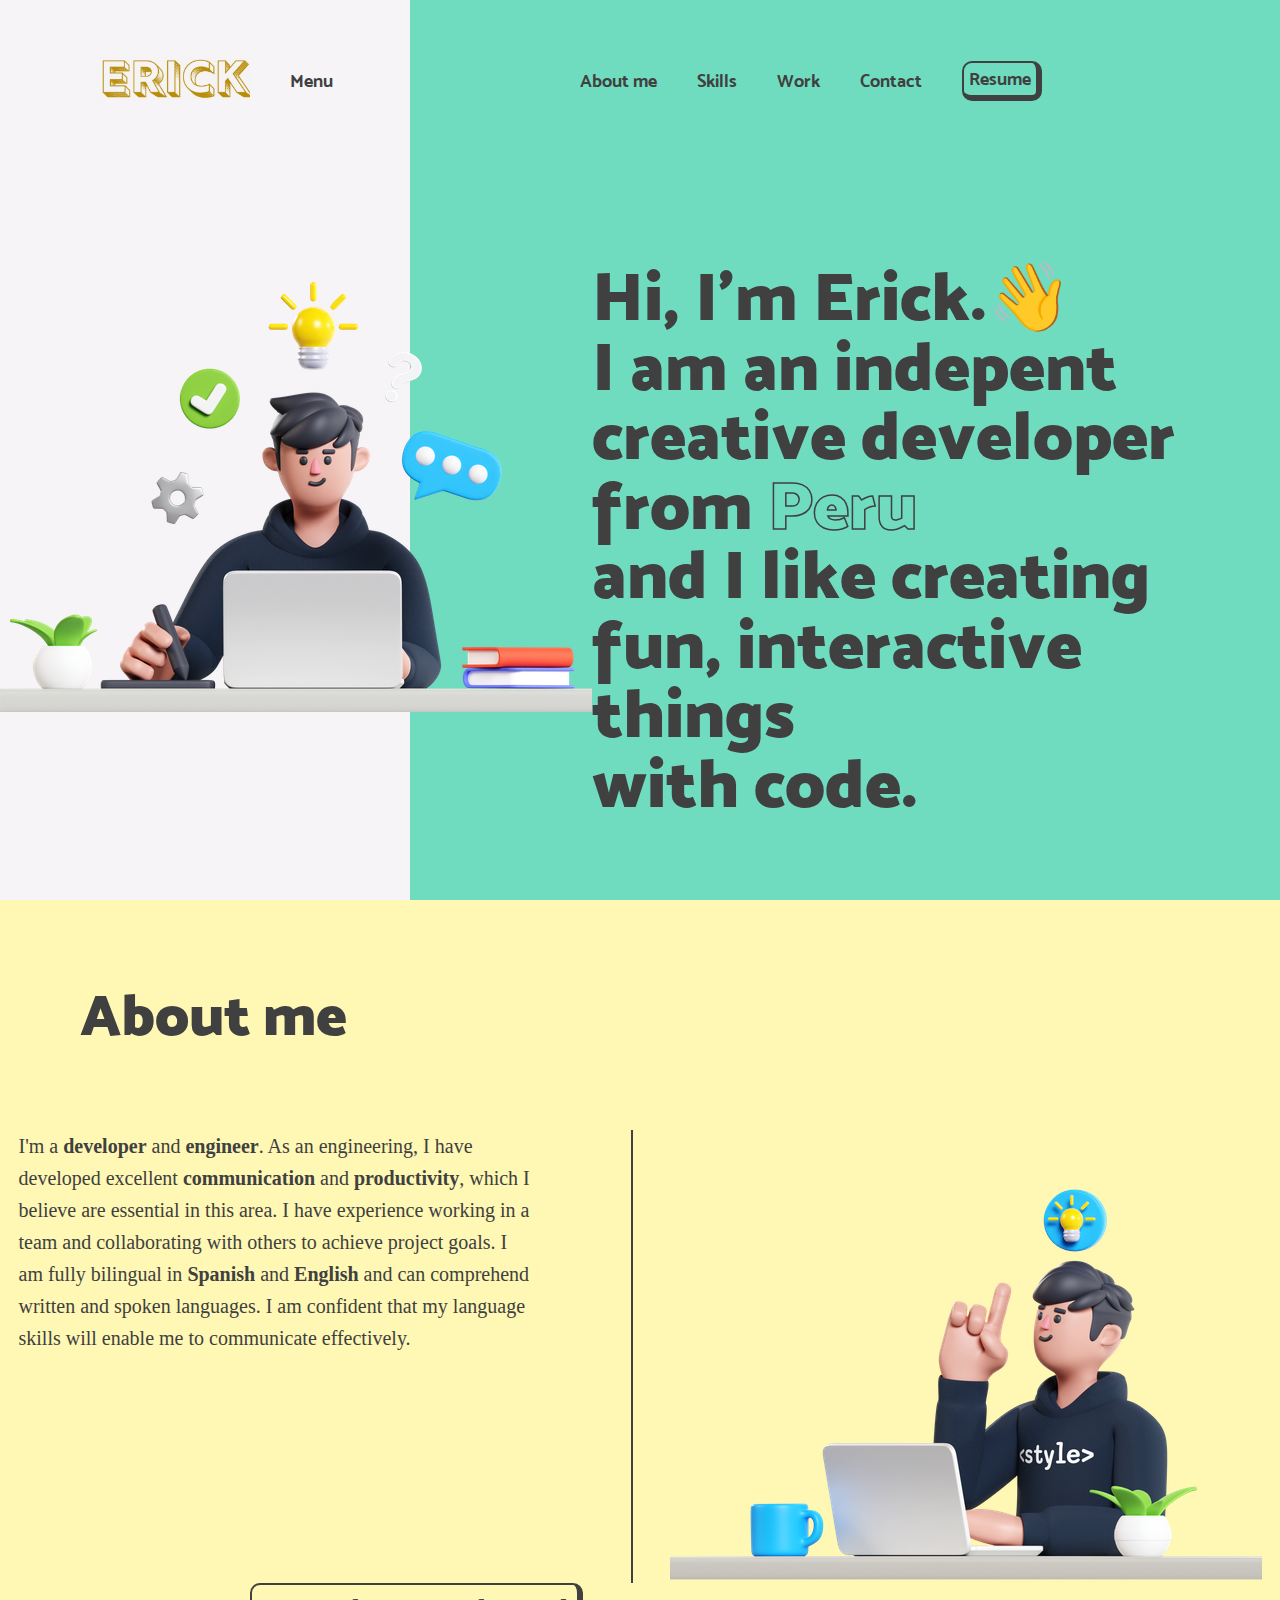
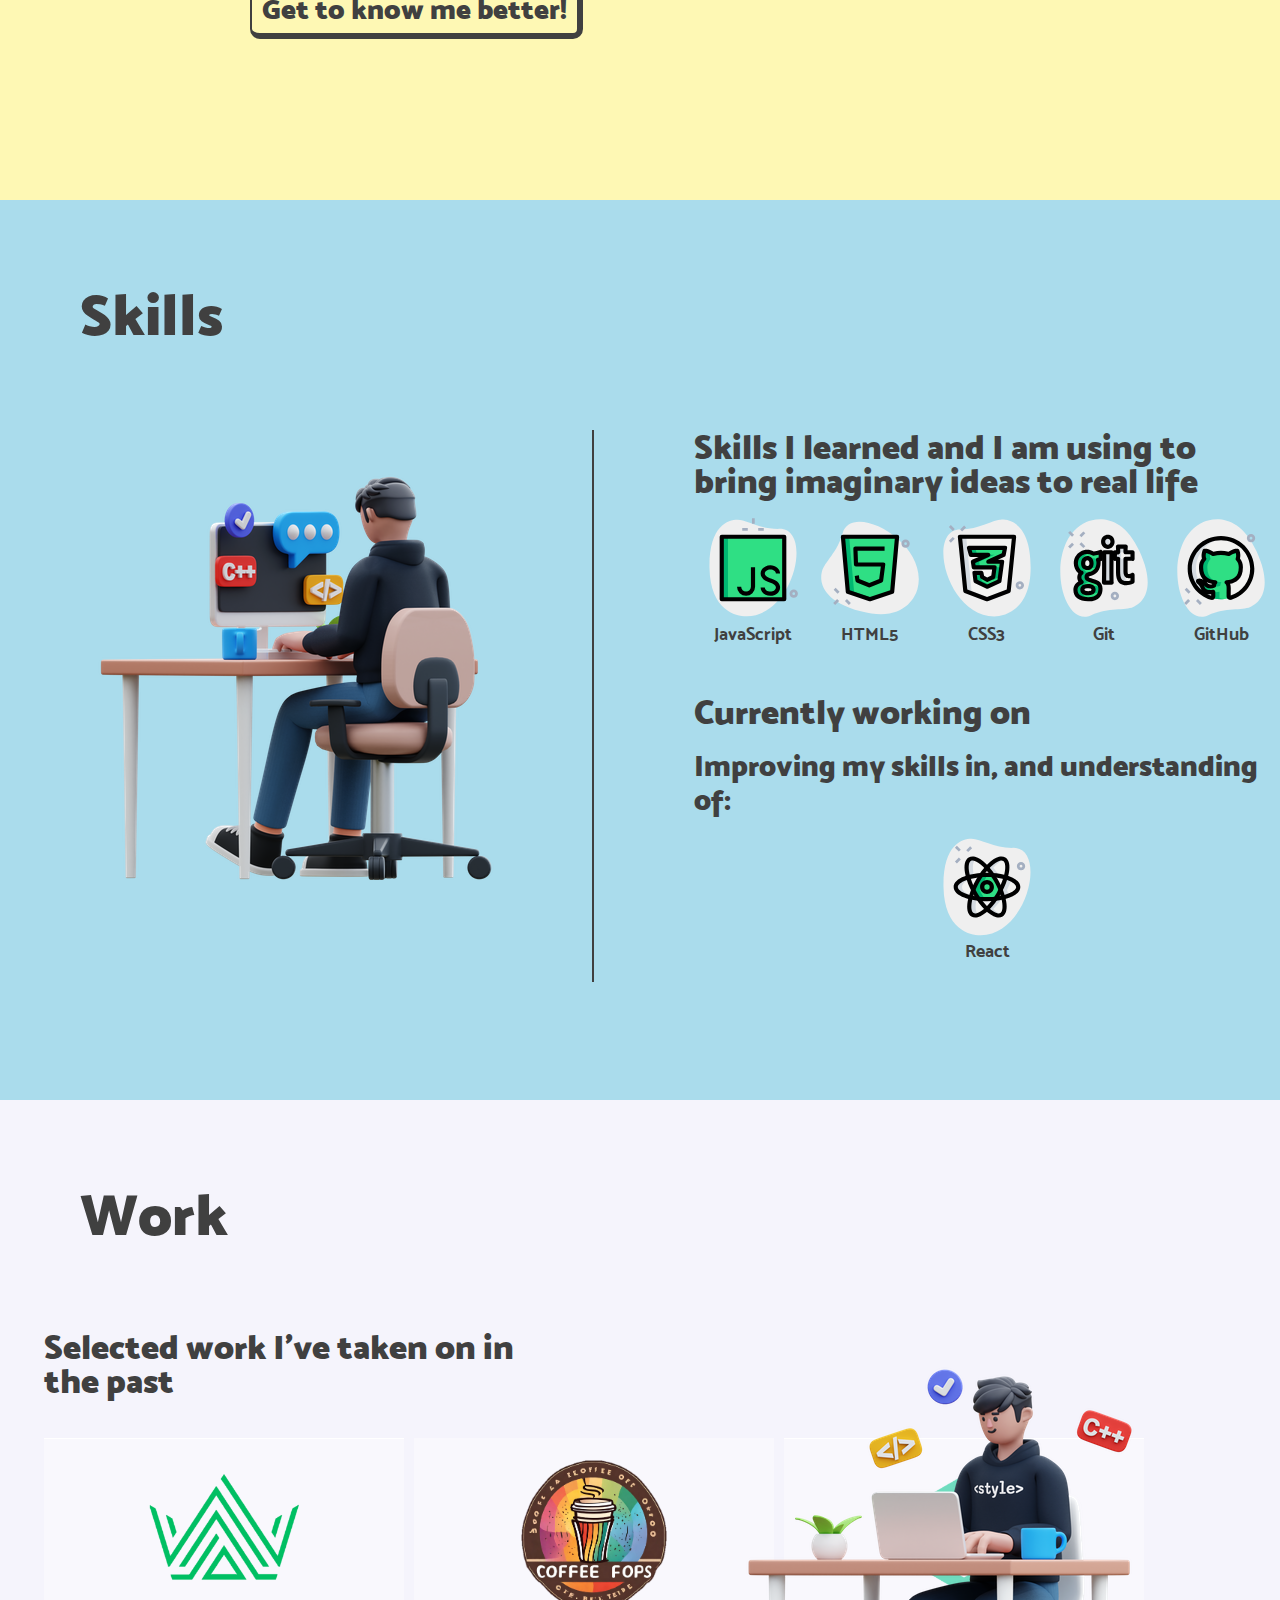
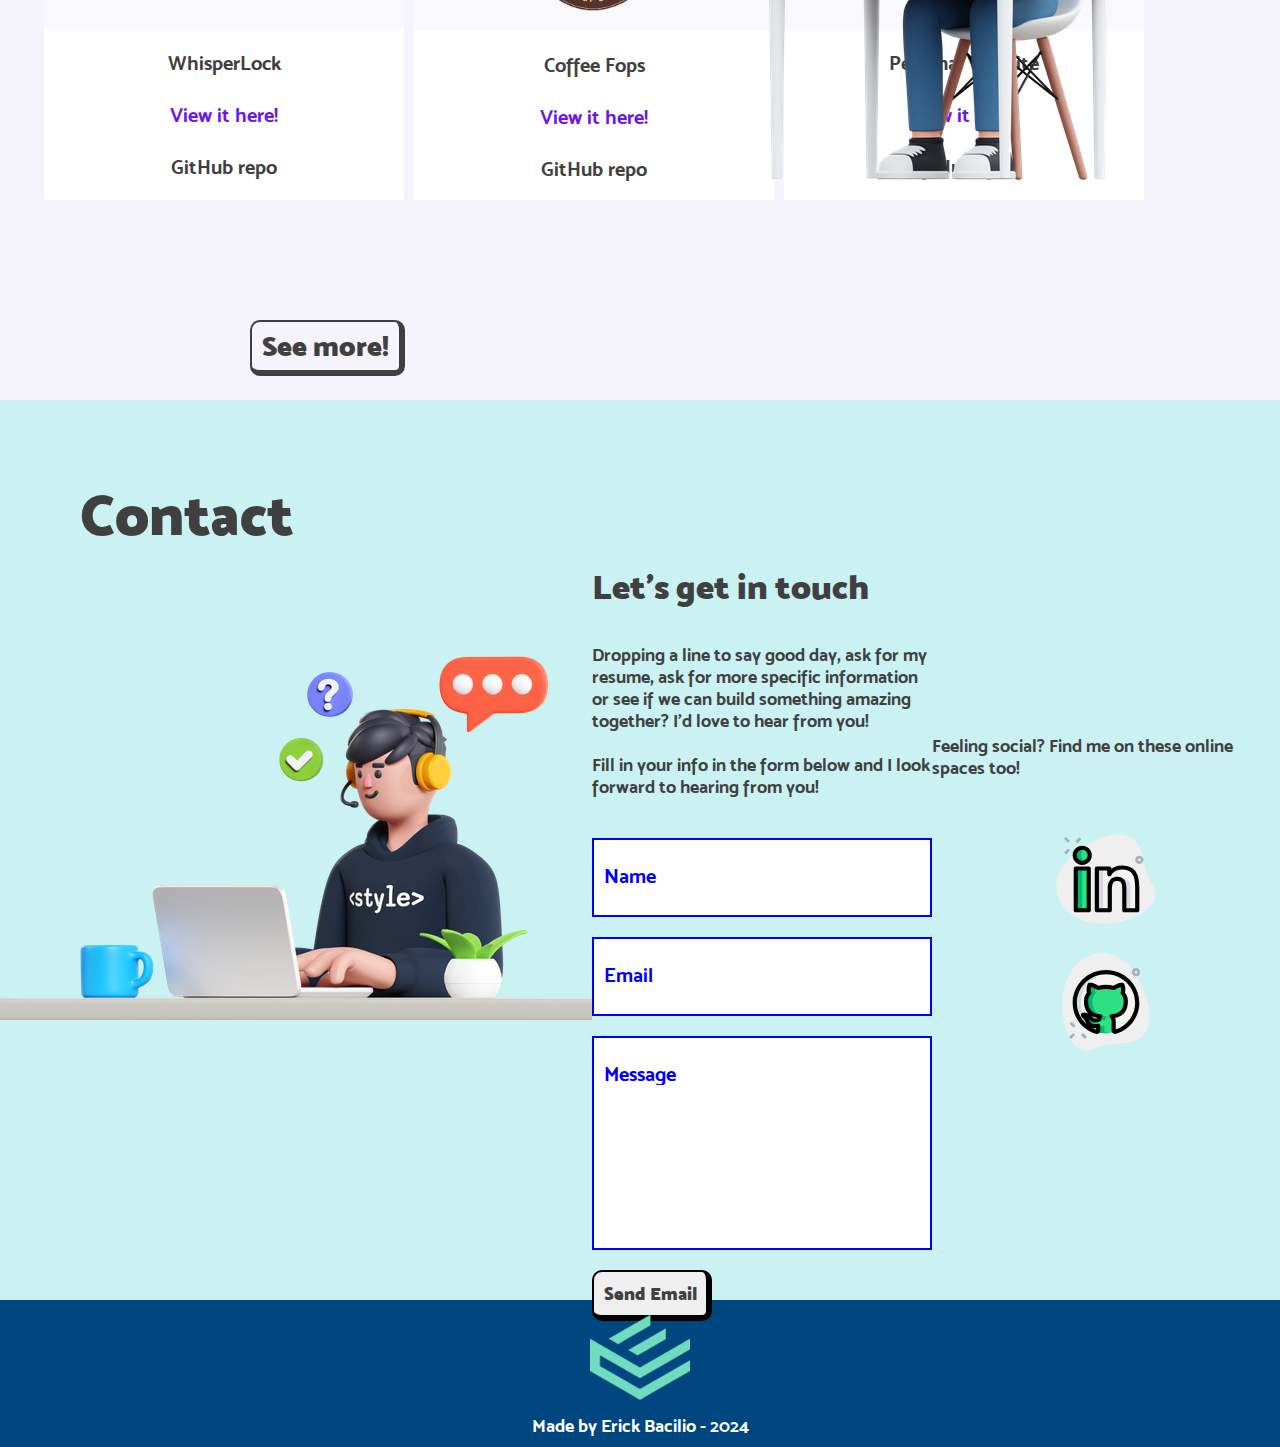
<file: index.html>
<!DOCTYPE html>
<html class="js" lang="en">
    <head>
        <meta charset="UTF-8">
        <meta name="viewport" content="width=device-width, initial-scale=1.0">
        <title>Erick Bacilio - Indepent creative developer</title>
        <link rel="stylesheet" type="text/css" href="reset.css">
        <link rel="stylesheet" type="text/css" href="style.css">
        <link rel="stylesheet" type="text/css" href="flexbox.css">
        <link rel="shortcut icon" href="Images/logo2.png">
        <script src="main.js" defer></script>
        <script>
            document.addEventListener("DOMContentLoaded", function(event) { 
             var scrollpos = localStorage.getItem('scrollpos');
             if (scrollpos) window.scrollTo(0, scrollpos);
            });

            window.onbeforeunload = function(e) {
             localStorage.setItem('scrollpos', window.scrollY);
            };
        </script>
    </head>
    <body>
        <header class="headerbg">
            <div class="header" id="header">
                <div class="logo-menu">
                    <h1><img id="logo" src="Images/Erick2.0.gif" alt="Erick logo"></h1>
                    <a class="button">Menu</a> 
                </div>
                
                <nav class="nav-header-list">
                    <ul class="header-list">
                        <li><a class="navlist" href="#aboutme">About me</a></li>
                        <li><a class="navlist" href="#skills">Skills</a></li>
                        <li><a class="navlist" href="#work">Work</a></li>
                        <li><a class="navlist" href="#contact">Contact</a></li>
                        <li><a class="resume" href="Resume.pdf" target="_blank" rel="noopener noreferrer">Resume</a></li>
                    </ul>
                </nav>
            </div>

            <div class="menu">
                <ul class="menu-list">
                    <li class="menu-item">
                        <a class="ctm" href="home.html">Home</a>
                        <span class="span">Back to the home page.</span>
                    </li>
                    <li class="menu-item">
                        <a class="ctm" href="contact.html">Work</a>
                        <span class="span">Projects I've done.</span>
                    </li>
                    <li class="menu-item">
                        <a class="ctm" href="contact.html">About me</a>
                        <span class="span">A little about me and my background.</span>
                    </li>
                    <li class="menu-item">
                        <a class="ctm" href="contact.html">Blog</a>
                        <span class="span">My latest writings.</span>
                    </li>
                </ul>
                 <img class="img6" src="Images/presentation.png">
            </div>

            <div class="img-presentation">
                <div class="container-img1">
                    <img class="img1" src="Images/presentation.png">
                </div>

                <section class="presentation">
                    <h1>Hi, I'm Erick.👋<br>I am an indepent<br>creative developer<br>from <a><span>P</span>er<span>u</span></a><br>and I like creating<br>fun, interactive things<br>with code.</h1>
                </section>

            </div>
        </header> 

        <main>
            <section id="aboutme" class="aboutme">
                <h2>About me</h2>
                <div class="img-aboutme">
                    <p>I'm a <b>developer</b> and <b>engineer</b>. As an engineering, I have developed excellent <b>communication</b> and <b>productivity</b>, which I believe are essential in this area. I have experience working in a team and collaborating with others to achieve project goals. I am fully bilingual in <b>Spanish</b> and <b>English</b> and can comprehend written and spoken languages. I am confident that my language skills will enable me to communicate effectively.</p>
                    <div class="container-img2">
                        <img class="img2" src="Images/aboutme.png">
                    </div>
                </div>
                <a href="">Get to know me better!</a>
                <!-- aqui href se va a cambiar -->
            </section>
            <section id="skills" class="skills">
                <h2>Skills</h2>
                <section class="img-skill">
                    <div class="container-img3">
                        <img class="img3" src="Images/skills.png">
                    </div>
                    <section class="skill-container">
                        <section class="titulo-skill">
                            <h3>Skills I learned and I am using to bring imaginary ideas to real life</h3>
                            <ul class="skill-list">
                                <li class="skill-item">
                                    <img class="js" src="Images/javascript.svg">
                                    <h4>JavaScript</h4>
                                </li>
                                <li class="skill-item">
                                    <img class="html" src="Images/html.svg">
                                    <h4>HTML5</h4>
                                </li>
                                <li class="skill-item">
                                    <img class="css" src="Images/css-alt.svg">
                                    <h4>CSS3</h4>
                                </li>
                                <li class="skill-item">
                                    <img class="git" src="Images/git.svg">
                                    <h4>Git</h4>
                                </li>
                                <li class="skill-item">
                                    <img class="github" src="Images/github.svg">
                                    <h4>GitHub</h4>
                                </li>
                            </ul>
                        </section>
                        <section class="titulo-skill2">
                            <h3>Currently working on <br></h3>
                            <h4>Improving my skills in, and understanding of:</h4>
                            <ul class="skill-list2">
                                <li class="skill-item2">
                                    <img class="react" src="Images/react.svg">
                                    <h4>React</h4>
                                </li>
                            </ul>
                        </section> 
                    </section>
                </section>
            </section>
            <section id="work" class="work"> 
                <h2>Work</h2>
                <section class="img-work">
                    <section class="titulo-work">
                        <h3>Selected work I've taken on in the past</h3>
                        <ul class="work-list">
                            <li class="work-item">
                                <a class="work-link" href="https://kcire31.github.io/WhisperLock_Encryptor/" target="_blank" rel="noopener noreferrer">
                                    <img class="whisperlock" src="Images/icon2.svg">
                                    <h4>WhisperLock</h4>
                                    <span class="link">View it here!</span>
                                </a>
                                <a class="link2" href="https://github.com/kcire31/WhisperLock_Encryptor.git" target="_blank" rel="noopener noreferrer">GitHub repo</a>
                            </li>
                            <li class="work-item">
                                <a class="work-link" href="https://kcire31.github.io/CoffeFops/" target="_blank" rel="noopener noreferrer">
                                    <img class="" src="Images/logo2.0.png">
                                    <h4>Coffee Fops</h4>
                                    <span class="link">View it here!</span>
                                </a>
                                <a class="link2" href="https://github.com/kcire31/CoffeFops.git" target="_blank" rel="noopener noreferrer">GitHub repo</a>
                            </li>
                            <li class="work-item">
                                <a class="work-link" href="https://kcire31.github.io/Erick_Bacilio/" target="_blank" rel="noopener noreferrer">
                                    <img class="" src="Images/logo2.png">
                                    <h4>Personal Website</h4>
                                    <span class="link">View it here!</span>
                                </a>
                                <a class="link2" href="https://github.com/kcire31/Erick-Bacilio---Portfolio.git" target="_blank" rel="noopener noreferrer">GitHub repo</a>
                            </li>
                            <!-- <li class="work-item">
                                <img class="" src="Images/icon2.svg">
                                <h4>app name1</h4>
                                <a class="link" href="">view it Here (link)</a>
                                <a href="">GitHub repo</a>
                            </li> -->
                        </ul>
                    </section>
                    <div class="container-img4">
                        <img class="img4" src="Images/work.png">
                    </div>
                </section>
                <a class="see" href="">See more!</a>
                <!-- aqui href se va a cambiar -->
            </section>
            <section id="contact" class="contact">
                <h2>Contact</h2>
                <section class="img-contact">
                    <div class="container-img5">
                        <img class="img5" src="Images/contact.png">
                    </div>
                    <section class="titulo-contact">
                        <h3>Let's get in touch</h3>
                        <p>Dropping a line to say good day, ask for my resume, ask for more specific information or see if we can build something amazing together? I'd love to hear from you!<br><br>Fill in your info in the form below and I look forward to hearing from you!</p>
                        <form class="form">
                            <div class="full-input">
                                <label for="first_name">
                                    Name
                                    <input type="text" id="first_name" class="main_input" required placeholder="Daniel Martinez">
                                </label>
                            </div>
                            
                            <div class="full-input">
                                <label for="email">
                                    Email
                                    <input type="email" id="email" class="main_input" required placeholder="e_invented@dom.com">
                                </label>
                            </div>
                            
                            <div class="full-input2">
                                <label for="message">
                                    Message
                                    <textarea cols="70" rows="10" id="message" class="textarea" required placeholder="Dear Erick, I'm a big fan of coding as well."></textarea>
                                </label>
                            </div>
        
                            <input type="submit" value="Send Email" class="submit">
                        </form>
                    </section>
                    <section class="socials">
                        <h3>Feeling social? Find me on these online spaces too!</h3>
                        <ul class="social-list">
                            <li class="social-item">
                                <a href="https://www.linkedin.com/in/erickbacilio" target="_blank" rel="noopener noreferrer"><img class="in" src="Images/linkedin.svg"></a>
                            </li>
                            <li class="social-item">
                                <a href="https://github.com/kcire31" target="_blank" rel="noopener noreferrer"><img class="github" src="Images/github.svg"></a>
                            </li>
                        </ul>
                    </section>
                </section>
            </section>
        </main>
        <footer>
            <a href="#header">
                <img class="logo-footer" src="Images/logo2.png">
            </a>
            <p class="Copyright">Made by Erick Bacilio - 2024</p>
        </footer>
    </body>
</html>
</file>
<file: style.css>
/* FONTS */
@font-face {
    font-family: 'Mosk Ultra-Bold 900';
    src: 
    url(Fonts/MoskBold/MoskUltra-Bold900.woff2) format("woff2"),
    url(Fonts/MoskBold/MoskUltra-Bold900.woff) format("woff")
    url(Fonts/MoskBold/MoskUltra-Bold900.ttf) format("truetype");
    font-display: swap;   
}

@font-face {
    font-family: 'Mosk Bold 700';
    src: 
    url(Fonts/MoskBold/MoskBold700.woff2) format("woff2"),
    url(Fonts/MoskBold/MoskBold700.woff) format("woff")
    url(Fonts/MoskBold/MoskBold700.ttf) format("truetype");
    font-display: swap;   
}

html{
    scroll-behavior: smooth;
}

.js.open{
    overflow: hidden;
    ::-webkit-scrollbar-thumb{
        background-color: transparent;
    } 
}

::selection{
    background: rgb(107, 23, 230);
    color: white;
}

::-webkit-scrollbar{
    width: 11px;
}

::-webkit-scrollbar-track{
    background: rgba(128, 128, 128, 0.199);
}

::-webkit-scrollbar-thumb{
    background-color: #6fdcbf;
    border-radius: 6px;
}

/* MENU  */
.headerbg{
    background: linear-gradient(to right,
    #f6f4f6 0%,
    rgba(246, 244, 246) 32%,
    #6fdcbf 32%,
    hsl(164, 61%, 65%) 100%);
    height: 100vh;
}

        /*MENU 2.0*/
.headerbg.open{
    position: fixed;
    width: 99.4vw;
    background: #f6f4f6;
    z-index: 8;
    .menu{
        z-index: 4;
        position: relative;
        margin-bottom: 5000px;
    }

    .menu-item a{
        animation: mover 2s 1;
        animation-fill-mode: forwards;
    } 

    .img6{
        animation: mover 1.3s 1;
        animation-fill-mode: forwards;
        animation-direction: reverse;
    }
}

.menu{
    position: absolute;
    top: 10%;
    left: 5%;
    width: 85%;
    z-index: -1; 
}

.img6{
    width: 592px;
    height: 450px;
}

.menu-item{
    margin-top: 70px;
}

@keyframes mover{
    from{
        transform: translateX(-100px);
    }
    to{
        transform: translateX(20px);
    }
}

.menu-item a{
    font-family: "Mosk Ultra-Bold 900";
    font-size: 68px;
    font-weight: 700;
    line-height: 69.5px;
    color: rgb(64, 64, 64);
    text-decoration: none;
    width: 550px;
}

.menu-item a:hover{
    text-decoration: dashed underline;
    text-underline-offset: 10px;
    color: rgb(107, 23, 230);
}

.menu-item:hover span{
    color: rgb(107, 23, 230);
}

.menu-item span{
    font-family: "Mosk Bold 700";
    font-size: 17.725px;
    line-height: 22px;
    color: rgb(64, 64, 64);
}

        /* END MENU 2.0*/

.header{
    margin: 0px 200px 50px 100px;
    font-family: "Mosk Bold 700";
    font-size: 17.725px;
    line-height: 22px;
    color: rgb(64, 64, 64);
}

.img-presentation{
    position: relative;
}

.logo-menu, .header-list{
    margin-top: 50px;
    width: 500px;
}

.header-list.open{
    display: none;
}

.resume{
    display: inline-block;
    font-family: "Mosk Bold 700";
    font-size: 17.725px;
    color: rgb(64, 64, 64);
    text-decoration: none; 
    border-style: solid;
    border-width: 2px 6px 6px 2px;
    border-radius: 10px;
    padding: 5px;
    transition: transform .2s cubic-bezier(.34,1.56,.64,1);   
}

.resume:hover{
    border-width: 2px 2px 2px 2px;
    transform: translate(4px, 4px);
}

.logo-menu a, .navlist{
    display: inline-block;
    color:rgb(64, 64, 64);
    text-decoration: none;
    transition: all cubic-bezier(0.1, 0, 0, 1) 1.5s;
    cursor: pointer;
}

.button{
    padding: 20px 20px 20px 0px;
}


.logo-menu a:hover, .navlist:hover{
    text-decoration: dashed underline;
    text-underline-offset: 10px;
    color: rgb(107, 23, 230);
    transform: translateY(-8px);
}

#logo{
    width: 150px;
}


/* PRESENTATION */
.img1{
    position: relative;
    top: 100px;
    /* height: fit-content; */
}

.presentation{
    font-family: "Mosk Ultra-Bold 900";
    font-size: 68px;
    font-weight: 700;
    line-height: 69.5px;
    color: rgb(64, 64, 64);
}

.presentation h1{
    position: relative;
    top: 100px;
}

.presentation a{
    -webkit-text-fill-color: transparent;
    -webkit-text-stroke-color: rgb(64, 64, 64);
    -webkit-text-stroke-width: 1.5px;
}

.presentation a:hover span{ 
    -webkit-text-fill-color: red;
    -webkit-text-stroke-color: rgb(64, 64, 64);
    -webkit-text-stroke-width: 1.5px;
}

.presentation a:hover{ 
    -webkit-text-fill-color: white;
    -webkit-text-stroke-color: rgb(64, 64, 64);
    -webkit-text-stroke-width: 1.5px;
}

.presentation h1 a::selection{
    background: rgb(107, 23, 230);
    -webkit-text-stroke-color: #6fdcbf;
    -webkit-text-stroke-width: 1.5px;
}


/* ABOUT ME */
.aboutme{
    height: 100vh;
    background-color: rgb(254, 248, 180);   
}

.aboutme h2{
    font-family: "Mosk Ultra-Bold 900";
    font-size: 58px;
    font-weight: 700;
    line-height: 69.5px;
    color: rgb(64, 64, 64);
    padding: 80px;    
}

.img-aboutme p{
    font-family: "Segoe UI";
    color: rgb(64, 64, 64);
    font-size: 20px;
    line-height: 32px;
    width: 40%;
    border-style: solid;
    border-right-width: 2px;
    border-color: rgb(64, 64, 64);
    padding-right: 100px;
}
/* 
.img2{
    height: fit-content;
} */

.aboutme a{
    display: inline-block;
    font-family: "Mosk Ultra-Bold 900";
    font-size: 28px;
    font-weight: 700;
    color: rgb(64, 64, 64);
    text-decoration: none; 
    border-style: solid;
    border-width: 2px 6px 6px 2px;
    border-radius: 10px;
    position: relative;
    left: 250px;
    padding: 10px;
    transition: transform .2s cubic-bezier(.34,1.56,.64,1);
}

.aboutme a:hover{
    border-width: 2px 2px 2px 2px;
    transform: translate(4px, 4px);
}

/* SKILLS */
.skills{
    height: 100vh;
    background-color: #aadcec;   
}

/* .img3{
    height: fit-content;
    width: 592px;
} */

.skills h2{
    font-family: "Mosk Ultra-Bold 900";
    font-size: 58px;
    font-weight: 700;
    line-height: 69.5px;
    color: rgb(64, 64, 64);
    padding: 80px; 
}

.skill-container{
    border-style: solid;
    border-left-width: 2px;
    border-color: rgb(64, 64, 64);
    padding-left: 100px;
}

.titulo-skill{
    font-family: "Mosk Ultra-Bold 900";
    font-size: 34px; 
    font-weight: 700;
    line-height: 34px;
    color: rgb(64, 64, 64);
    margin: 0px 0px 50px 0px;
}

.titulo-skill2 h3{
    font-family: "Mosk Ultra-Bold 900";
    font-size: 34px; 
    font-weight: 700;
    line-height: 34px;
    color: rgb(64, 64, 64);
}

.titulo-skill2 h4{
    font-family: "Mosk Ultra-Bold 900";
    font-size: 29px; 
    font-weight: 700;
    line-height: 34px;
    color: rgb(64, 64, 64);
}

.titulo-skill h3, .titulo-skill2 h3, .titulo-skill2 h4{
    margin: 0px 0px 20px 0px;
}


.skill-list img, .skill-list2 img{
    width: 100px;
}

.skill-item h4, .skill-item2 h4{
    font-family: "Mosk Bold 700";
    font-size: 17.725px;
    line-height: 22px;
    color: rgb(64, 64, 64);   
}


/* WORK */
.work{
    height: 100vh;
    background-color: #f5f4fc;   
}

.work h2{
    font-family: "Mosk Ultra-Bold 900";
    font-size: 58px;
    font-weight: 700;
    line-height: 69.5px;
    color: rgb(64, 64, 64);
    padding: 80px; 
}

.titulo-work{
    width: 40%;
}

/* .img4{
    width: 592px;
    height: fit-content;
} */

.titulo-work h3{
    font-family: "Mosk Ultra-Bold 900";
    font-size: 34px; 
    font-weight: 700;
    line-height: 34px;
    color: rgb(64, 64, 64);
    margin-bottom: 40px;
}

.work-list img{
    width: 150px;
    padding: 20px 105px 20px 105px;
    background-color: rgba(245, 244, 252, 0.62);
}

.work-link{
    text-decoration: none;
}

.work-item h4, .work-item .link, .work-item .link2{
    padding: 20px;
    font-family: "Mosk Bold 700";
    font-size: 20px;
    line-height: 22px;
    color: rgb(64, 64, 64); 
    text-decoration: none;
    cursor: pointer;
}

.work-item .link{
    padding-top: 10px;
    padding-bottom: 10px;
    font-family: "Mosk Bold 700";
    font-size: 20px;
    line-height: 22px;
    color: rgb(107, 23, 230);   
}

.link2:hover{
    color: rgb(107, 23, 230);  
    text-decoration: dashed underline;
    text-underline-offset: 10px;
}

.work-item{
    width: 360px;
    background-color: rgb(255, 255, 255);
    margin-bottom: 20px;
    transition: 0.6s cubic-bezier(0.23, 1, 0.32, 1);
}

.work-item:hover{
    transform: translateY(-8px);
    box-shadow: 15px 8px 6px -6px rgba(235, 234, 242, 0.58);
}

.work .see{
    display: inline-block;
    font-family: "Mosk Ultra-Bold 900";
    font-size: 28px;
    font-weight: 700;
    color: rgb(64, 64, 64);
    text-decoration: none; 
    border-style: solid;
    border-width: 2px 6px 6px 2px;
    border-radius: 10px;
    position: relative;
    left: 250px;
    top: 100px;
    padding: 10px;
    transition: transform .2s cubic-bezier(.34,1.56,.64,1);
}

.work .see:hover{
    border-width: 2px 2px 2px 2px;
    transform: translate(4px, 4px);
}


/* CONTACT */  
.contact{
    height: 100vh;
    background-color: #caf2f3;   
}

.contact h2{
    font-family: "Mosk Ultra-Bold 900";
    font-size: 58px;
    font-weight: 700;
    line-height: 69.5px;
    color: rgb(64, 64, 64);
    padding: 80px 80px 20px 80px; 
}

/* .img5{
    height: fit-content;
} */

.titulo-contact{
    width: 30%;
}

.titulo-contact h3{
    font-family: "Mosk Ultra-Bold 900";
    font-size: 34px; 
    font-weight: 700;
    line-height: 34px;
    color: rgb(64, 64, 64);
    margin-bottom: 40px;
}   

.titulo-contact p{
    font-family: "Mosk Bold 700";
    font-size: 17.725px;
    line-height: 22px;
    color: rgb(64, 64, 64); 
    margin-bottom: 40px;
}

.full-input{
    display: inline-block;
    padding: 0px 10px 0px 10px; 
    border: 2px solid blue;
    background-color: white;
    margin-bottom: 20px;
    font-family: "Mosk Bold 700";
    font-size: 17.725px;
    line-height: 22px;
    color: rgb(64, 64, 64);
    cursor: text;
    height: 75px;
}

.full-input:focus-within{
    border: 2px solid #6fdcbf;
}

.form label:focus-within{
    color: green;
    padding-top: 0px;
    font-size: 16px;
    ::placeholder{
        color: rgba(64, 64, 64, 0.5);
    }
}

.main_input{
    position: relative;
    width: 100%;
    outline: none;
    border: none;
    display: inline-block;
    line-height: 1.2em;
    font-size: 20px;
    font-family: "Mosk Bold 700";
    padding-bottom: 26px;     
    background-color: transparent;
}

input:-webkit-autofill,
input:-webkit-autofill:hover, 
input:-webkit-autofill:focus,
textarea:-webkit-autofill,
textarea:-webkit-autofill:hover,
textarea:-webkit-autofill:focus,
select:-webkit-autofill,
select:-webkit-autofill:hover,
select:-webkit-autofill:focus {
    
  border: 1px solid transparent;
  -webkit-text-fill-color: rgb(64, 64, 64);
  -webkit-box-shadow: 0 0 0px 1000px transparent inset;
  transition: background-color 5000s ease-in-out 0s;
}

::placeholder{
    color: transparent;
}

.form label{
    padding-top: 25px; 
    width: 100%;
    display: inline-block;
    color: blue;
    font-family: "Mosk Bold 700";
    cursor: text;
    user-select: none;
    font-size: 20px;
    position: relative;
    transition: .2s cubic-bezier(.34,1.56,.64,1);
}

.full-input2{
    display: inline-block;
    padding: 0px 10px 0px 10px;
    border: 2px solid blue;
    background-color: white;
    margin-bottom: 20px;
    font-family: "Mosk Bold 700";
    font-size: 17.725px;
    line-height: 22px;
    color: rgb(64, 64, 64);
    cursor: text;
    height: 210px;
}

.full-input2:focus-within{
    border: 2px solid #6fdcbf;
}

.textarea{
    resize: none;
    outline: none;
    border: none;
    display: inline-block;
    font-size: 20px;
    width: 100%;
    height: 150px;
    font-family: "Mosk Bold 700";
}

.submit{
    width: 120px;
    font-family: "Mosk Ultra-Bold 900";
    font-size: 18px;
    font-weight: 700;
    color: rgb(64, 64, 64);
    text-decoration: none; 
    border-style: solid;
    border-width: 2px 6px 6px 2px;
    border-radius: 10px;
    padding: 10px;
    cursor: pointer;
    transition: transform .2s cubic-bezier(.34,1.56,.64,1);
}

.submit:hover{
    border-width: 2px 2px 2px 2px;
    transform: translate(4px, 4px);
}

.socials h3{
    margin-top: 165px;
    font-family: "Mosk Bold 700";
    font-size: 17.725px;
    line-height: 22px;
    color: rgb(64, 64, 64); 
    margin-bottom: 40px;
}

.social-item{
    transition: all cubic-bezier(0.1, 0, 0, 1) .5s; 
}

.social-item img{
    width: 100px;
    margin: 10px;
}

.social-item:hover{
    transform: translateY(-8px);
}


/* FOOTER */ 
footer{
    background-color: rgb(0, 70, 128);
    text-align: center;
    color: white;
    font-family: "Mosk Bold 700";
    font-size: 17.725px;
    line-height: 22px;
    padding: 10px 0px 10px 0px;
}

.logo-footer{
    width: 100px;
    transition: 0.5s;
}

.logo-footer:hover{
    transform: scale(1.2);
}

.Copyright{
    cursor:default ;
}

.Copyright:hover{
    color: gold;
}

.aboutme:hover h2,
.skills:hover h2,
.work:hover h2,
.contact:hover h2{
    color: rgb(107, 23, 230);  
    text-decoration: dashed underline;
    text-underline-offset: 10px;
    transform: translateY(-8px);
    transition: transform .3s cubic-bezier(.34,1.56,.64,1);
}

@media screen and (max-width:1030px){

    /* MENU */
    header{
        height: auto;
        padding-bottom: calc(7.5rem + (10 - 7.5) * ((100vw - 20rem)/ (100 - 20)));
    }

    .headerbg{
        background: #f6f4f6;
    }

    .header{
        margin: 0px 0px 50px 0px;
    }

    .logo-menu{
        margin-top: 0px;
        height: 50px;
        width: auto;
        padding-top: 20px;
    }

    .header-list{
        margin-top: 0px;
        height: 50px;
        padding-top: 17px;
    }

    .nav-header-list{
        /* padding-left: 10px; */
        position: fixed;
        z-index: 5;
        bottom: 0px;
        background: #f6f4f6;
        border-top: solid 2px #404040;
        width: 100%; /*100% poner */
    }
    
    /* MENU 2.0*/
    .headerbg.open{
        height: auto;
        padding-bottom: calc(7.5rem + (10 - 7.5) * ((100vw - 20rem)/ (100 - 20)));
    }

    .img6{
        display: none;
    }

    .menu-item{
        margin-top: 40px;
        text-align: center;
    }

    .menu-item a{
        width: auto;
        font-size: 50px;
        line-height: 52px;
    }

    .menu-item span{
        padding-left: 35px;
    }

    /* .menu{

    } */

    /* PRESENTATION */
    .img1{
        position: initial;
        width: 70%;
    }

    .presentation{
        font-size: 40px;
        line-height: 47px;
    }

    .presentation a span{ 
        -webkit-text-fill-color: red;
    }

    .presentation a{ 
        -webkit-text-fill-color: white;
    }

    .presentation h1{
        text-align: center;
        top: 0px;
        padding-top: 35px;
        padding-left: calc(1rem + (8 - 1) * ((100vw - 20rem)/ (100 - 20)));
        padding-right: calc(1rem + (8 - 1) * ((100vw - 20rem)/ (100 - 20)));
    }

    /* ABOUT ME */
    .aboutme{
        height: auto;
        padding-bottom: calc(7.5rem + (10 - 7.5) * ((100vw - 20rem)/ (100 - 20)));
        padding-left: calc(1rem + (8 - 1) * ((100vw - 20rem)/ (100 - 20)));
        padding-right: calc(1rem + (8 - 1) * ((100vw - 20rem)/ (100 - 20))); 
    }

    .aboutme h2{
        font-size: 40px;
        line-height: 47px;
        padding: 68px;
    }

    .img2{
        position: initial;
        width: 80%;
    }

    .img-aboutme p{
        border: none;
        width: auto;
        padding-top: 20px;
        padding-right: 0%;
    }

    .aboutme a{
        position: initial;
        margin-top: 20px;
        text-align: center;
    }

    /* SKILLS */
    .skills{
        height: auto;
        padding-bottom: calc(7.5rem + (10 - 7.5) * ((100vw - 20rem)/ (100 - 20)));
        padding-left: calc(1rem + (8 - 1) * ((100vw - 20rem)/ (100 - 20)));
        padding-right: calc(1rem + (8 - 1) * ((100vw - 20rem)/ (100 - 20))); 
    }

    .skills h2{
        font-size: 40px;
        line-height: 47px;
        padding: 74px;
        text-align: center;
    }

    .img3{
        position: initial;
        width: 80%;
    }

    .skill-container{
        border: none;
        padding: 0px;
    }

    .titulo-skill h3{
        padding: 20px 0px 20px 0px;
        text-align: center;
    }

    /* WORK */
    .work{
        height: auto;
        padding-bottom: calc(7.5rem + (10 - 7.5) * ((100vw - 20rem)/ (100 - 20)));
        padding-left: calc(1rem + (8 - 1) * ((100vw - 20rem)/ (100 - 20)));
        padding-right: calc(1rem + (8 - 1) * ((100vw - 20rem)/ (100 - 20))); 
    }

    .work h2{
        font-size: 40px;
        line-height: 47px;
        padding: 74px;
        text-align: center;
    }

    .img4{
        position: initial;
        width: 80%;
    }
   
    .titulo-work{
        width: auto;
    }

    .titulo-work h3{
        text-align: center;
        padding-top: 20px;
    }

    .work .see{
        position: initial;
    } 

    /* CONTACT */  
    .contact{
        height: auto;
        padding-bottom: calc(7.5rem + (10 - 7.5) * ((100vw - 20rem)/ (100 - 20)));
        padding-left: calc(1rem + (8 - 1) * ((100vw - 20rem)/ (100 - 20)));
        padding-right: calc(1rem + (8 - 1) * ((100vw - 20rem)/ (100 - 20))); 
    }

    .contact h2{
        font-size: 40px;
        line-height: 47px;
        padding: 74px;
        text-align: center;
    }

    .img5{
        position: initial;
        width: 80%;
    }

    .titulo-contact{
        width: auto;
        padding-top: 20px;
    }

    .socials h3{
        margin-top: 65px;
    }

    /* FOOTER */ 
    footer{
        padding-bottom: 75px;
    }
}
</file>
<file: flexbox.css>
/* MENU */

        /*MENU 2.0*/
.menu{
    display: flex;
    gap: 150px;
}

.menu-item{
    display: flex;
    align-items: center;
}

        /* END MENU 2.0*/

        
.header{
    display: flex;
    justify-content:space-between;
}

.logo-menu{
    display: flex;
    /* justify-content: space-around; */
    gap: 40px;
    align-items: center;
}

.header-list{
    display: flex;
    /* justify-content: space-around; */ /*es este*/
    gap: 40px; /*quitar este*/
    align-items: center;
}

.nav-header-list{
    display: flex;
    justify-content: flex-end; /*quitar esto en el*/
}

/* PRESENTATION */
.img-presentation{
    display: flex;
    justify-content: space-evenly;
    width: 100%;  /*poner 100vh*/
}


/* ABOUT ME */
.img-aboutme{
    display: flex;
    justify-content: space-around;
}

/* SKILLS */
.img-skill{
    display: flex;
    justify-content: space-evenly;
}

.skill-list, .skill-list2{
    display: flex;
    justify-content: space-around;
}

.skill-list h4, .skill-list2 h4{
    display: flex;
    justify-content: center;
}


/* WORK */
.img-work{
    display: flex;
    justify-content: space-around;
}

.work-list{
    display: flex;
    justify-content: space-between;
    /* flex-wrap: wrap; */
    gap: 10px;
}

.work-item{
    display: flex;
    flex-direction: column;
    justify-content: center;
}

.work-list h4{
    display: flex;
    justify-content: center;
}

.work-item .link, .work-item .link2{ 
    display: flex;
    justify-content: center;
}


/* CONTACT */
.img-contact{
    display: flex;
    justify-content: space-around;
}

.form{
    display: flex;
    flex-direction: column;
}

.socials{
    display: flex;
    flex-direction: column;
    align-items: center;
}


@media screen and (max-width:1030px){
    /* MENU */
    .header{
        display: block;
    }

    .logo-menu{
        justify-content: space-around;
    }

    .nav-header-list{
        /* justify-content: flex-start; */
        justify-content: center;
    }

    .header-list{
        justify-content: space-around;
        gap: 15px;
    }

    /*MENU 2.0*/
    .menu{
        display: block;
    }

    .menu-item{
        display: flex;
        flex-direction: column;
        justify-content: center;
    }

    /* PRESENTATION */
    .img-presentation{
        display: block;
        /* width: 100vh; */
    }  

    .container-img1{
        display: flex;
        justify-content: center;
    }

    /* ABOUT ME */
    .img-aboutme{
        flex-direction: column-reverse;
    }

    .container-img2{
        display: flex;
        justify-content: center;
    }

    /* SKILLS */
    .img-skill{
        flex-direction: column;
    }

    .container-img3{
        display: flex;
        justify-content: center;
    }

    .skill-list{
        flex-wrap: wrap;
    }

    /* WORK */
    .img-work{
        flex-direction: column-reverse;
    }

    .container-img4{
        display: flex;
        justify-content: center;
    }

    .work-list{
        flex-wrap: wrap;
        justify-content: center;
    }

    .work .see{
        display: flex;
        justify-content: center;
    } 

    /* CONTACT */  
    .img-contact{
        flex-direction: column;
    }

    .container-img5{
        display: flex;
        justify-content: center;
    }
}
</file>
